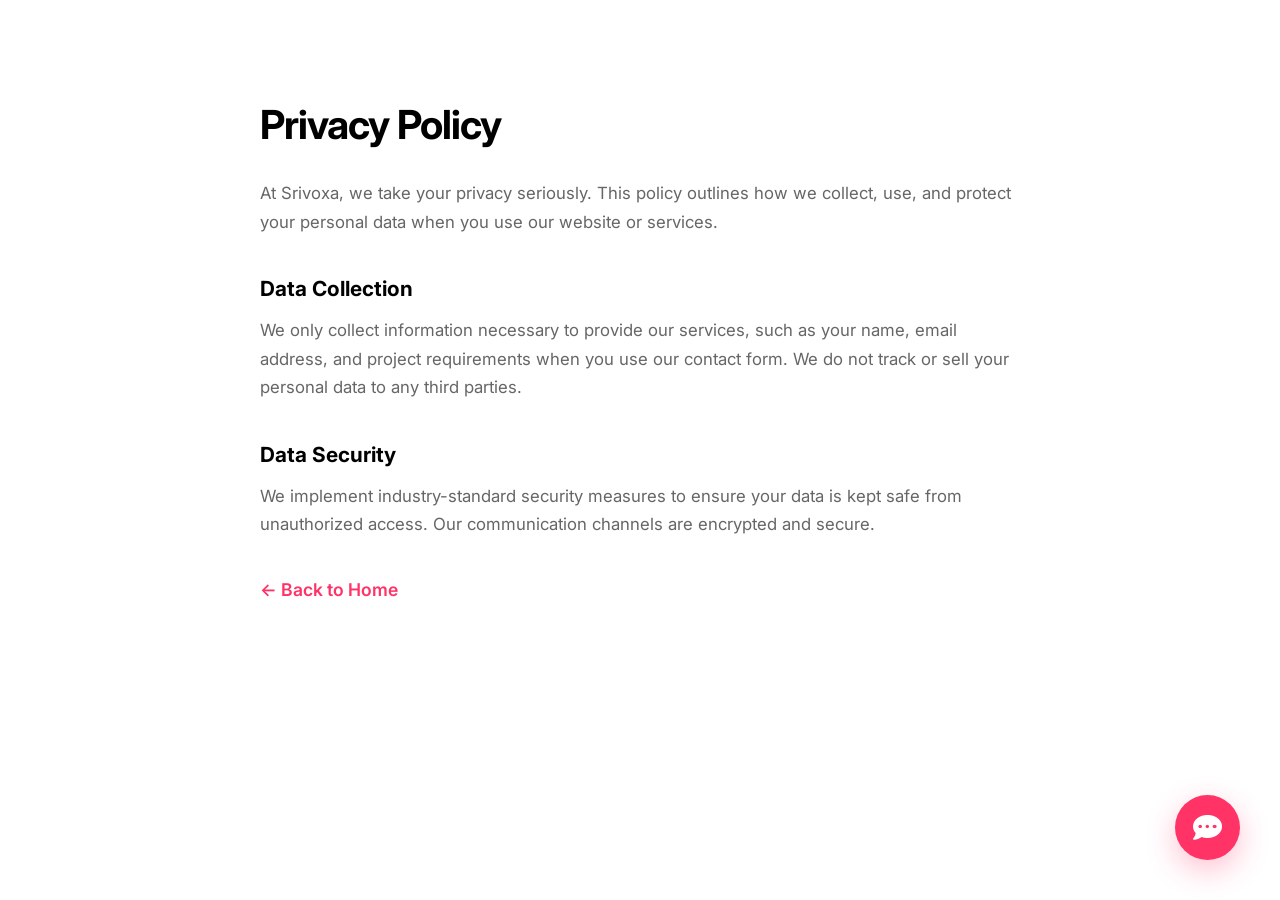
<file: privacy.html>
<!DOCTYPE html>
<html lang="en">
<head>
    <meta charset="UTF-8">
    <meta name="viewport" content="width=device-width, initial-scale=1.0">
    <title>Privacy Policy - Srivoxa</title>
    <link rel="stylesheet" href="main.css?v=18">
    <link rel="preconnect" href="https://fonts.googleapis.com">
    <link rel="preconnect" href="https://fonts.gstatic.com" crossorigin>
    <link href="https://fonts.googleapis.com/css2?family=Inter:wght@400;500;600;700&display=swap" rel="stylesheet">
    <link rel="stylesheet" href="https://cdnjs.cloudflare.com/ajax/libs/font-awesome/6.4.0/css/all.min.css">
</head>
<body style="padding: 100px 20px; text-align: left; max-width: 800px; margin: 0 auto; background: var(--bg-color);">
    <h1 style="margin-bottom: 30px; font-size: 2.5rem; letter-spacing: -1px;">Privacy Policy</h1>
    <p style="margin-bottom: 20px; line-height: 1.7; color: var(--text-muted); font-size: 1.05rem;">
        At Srivoxa, we take your privacy seriously. This policy outlines how we collect, use, and protect your personal data when you use our website or services.
    </p>
    
    <h3 style="margin-bottom: 15px; font-size: 1.3rem; margin-top: 40px;">Data Collection</h3>
    <p style="margin-bottom: 20px; line-height: 1.7; color: var(--text-muted); font-size: 1.05rem;">
        We only collect information necessary to provide our services, such as your name, email address, and project requirements when you use our contact form. We do not track or sell your personal data to any third parties.
    </p>
    
    <h3 style="margin-bottom: 15px; font-size: 1.3rem; margin-top: 40px;">Data Security</h3>
    <p style="margin-bottom: 40px; line-height: 1.7; color: var(--text-muted); font-size: 1.05rem;">
        We implement industry-standard security measures to ensure your data is kept safe from unauthorized access. Our communication channels are encrypted and secure.
    </p>
    
    <a href="index.html" style="color: var(--accent-color); text-decoration: none; font-weight: 600; font-size: 1.1rem;">&larr; Back to Home</a><div id="aiChatWindow" class="ai-chat-window">
        <div class="chat-header">
            <div class="chat-title">
                <i class="fas fa-robot"></i> Srivoxa AI
            </div>
            <button id="closeChatBtn" class="close-chat-btn"><i class="fas fa-times"></i></button>
        </div>
        <div class="chat-messages" id="chatMessages">
            <div class="message ai-message">
                Hello! I'm the Srivoxa AI Assistant. How can I help you today?
            </div>
        </div>
        <div class="chat-input-area">
            <input type="text" id="chatInput" placeholder="Type a message..." autocomplete="off">
            <button id="sendChatBtn" class="send-chat-btn"><i class="fas fa-paper-plane"></i></button>
        </div>
    </div>

    <button id="aiAssistantBtn" class="floating-btn">
        <i class="fas fa-comment-dots" style="font-size: 1.8rem;"></i>
    </button>
    <script src="app.js?v=9"></script>
</body>
</html>
</file>
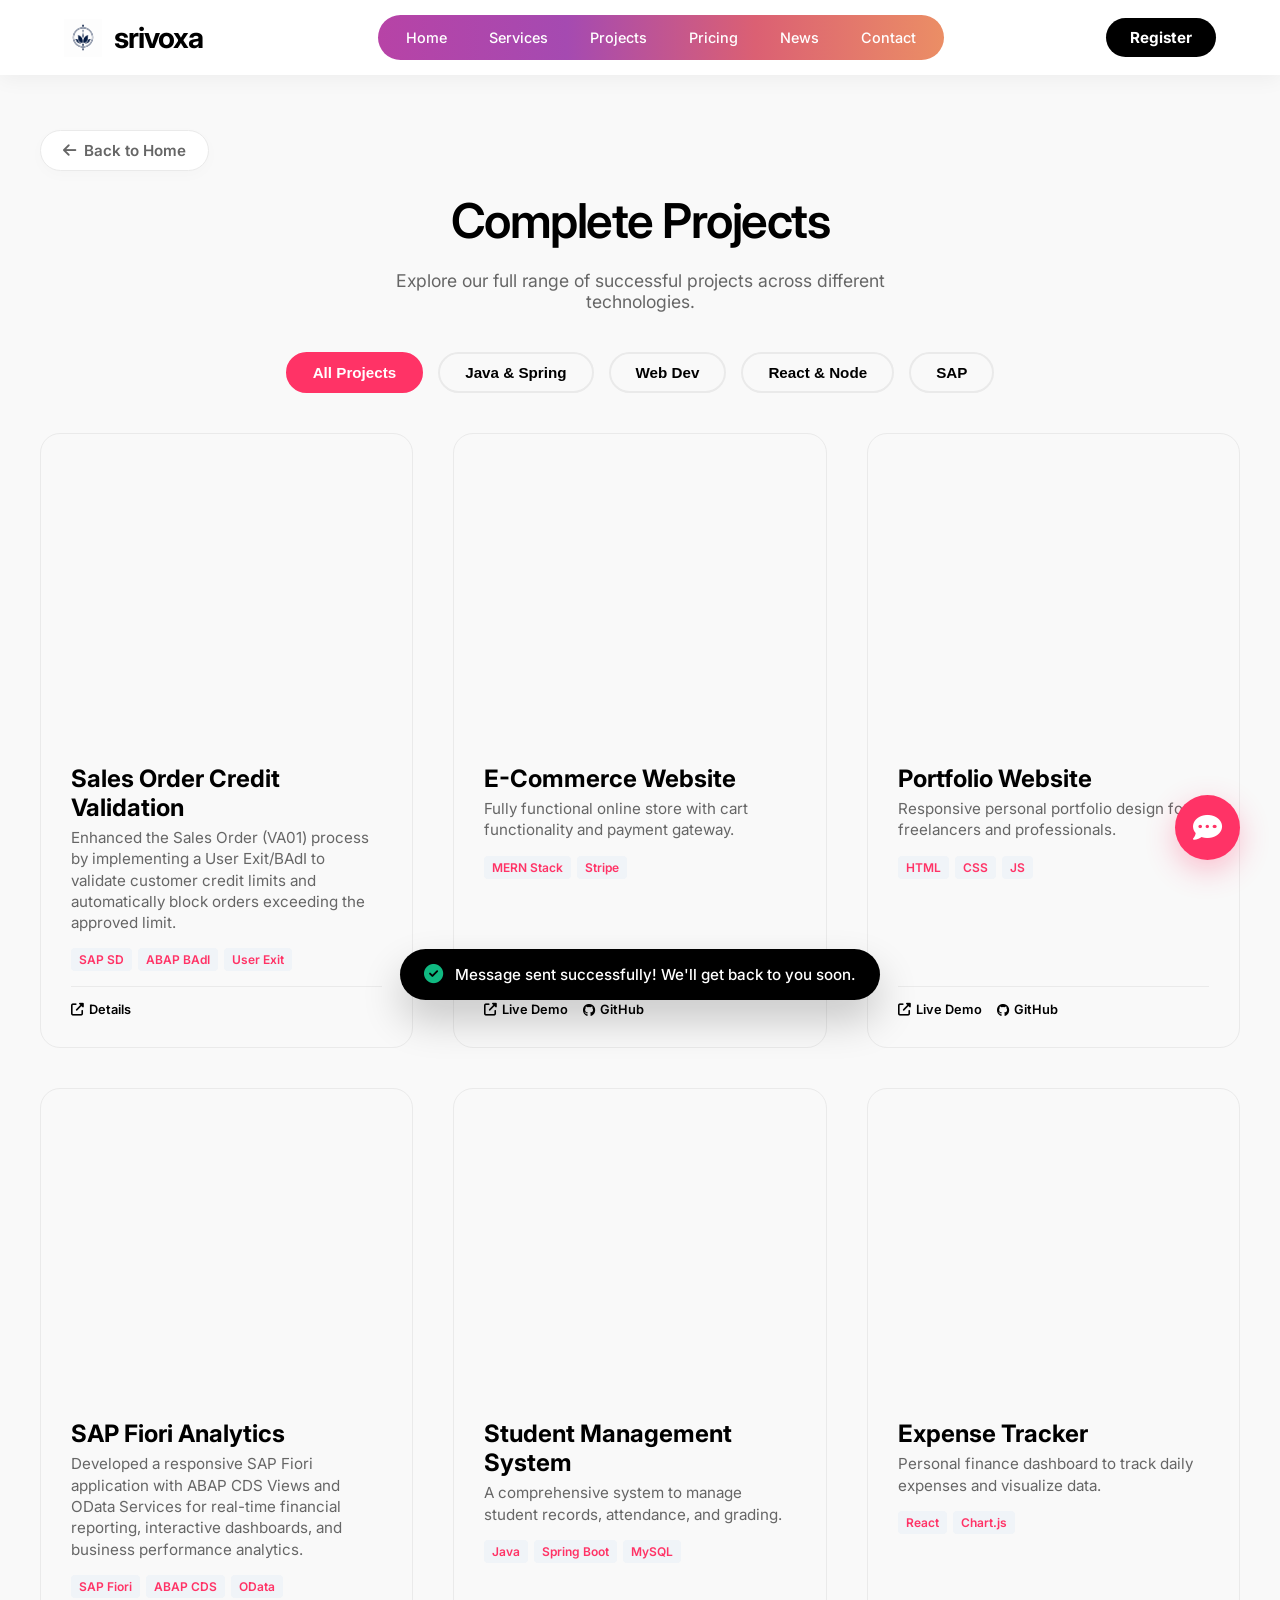
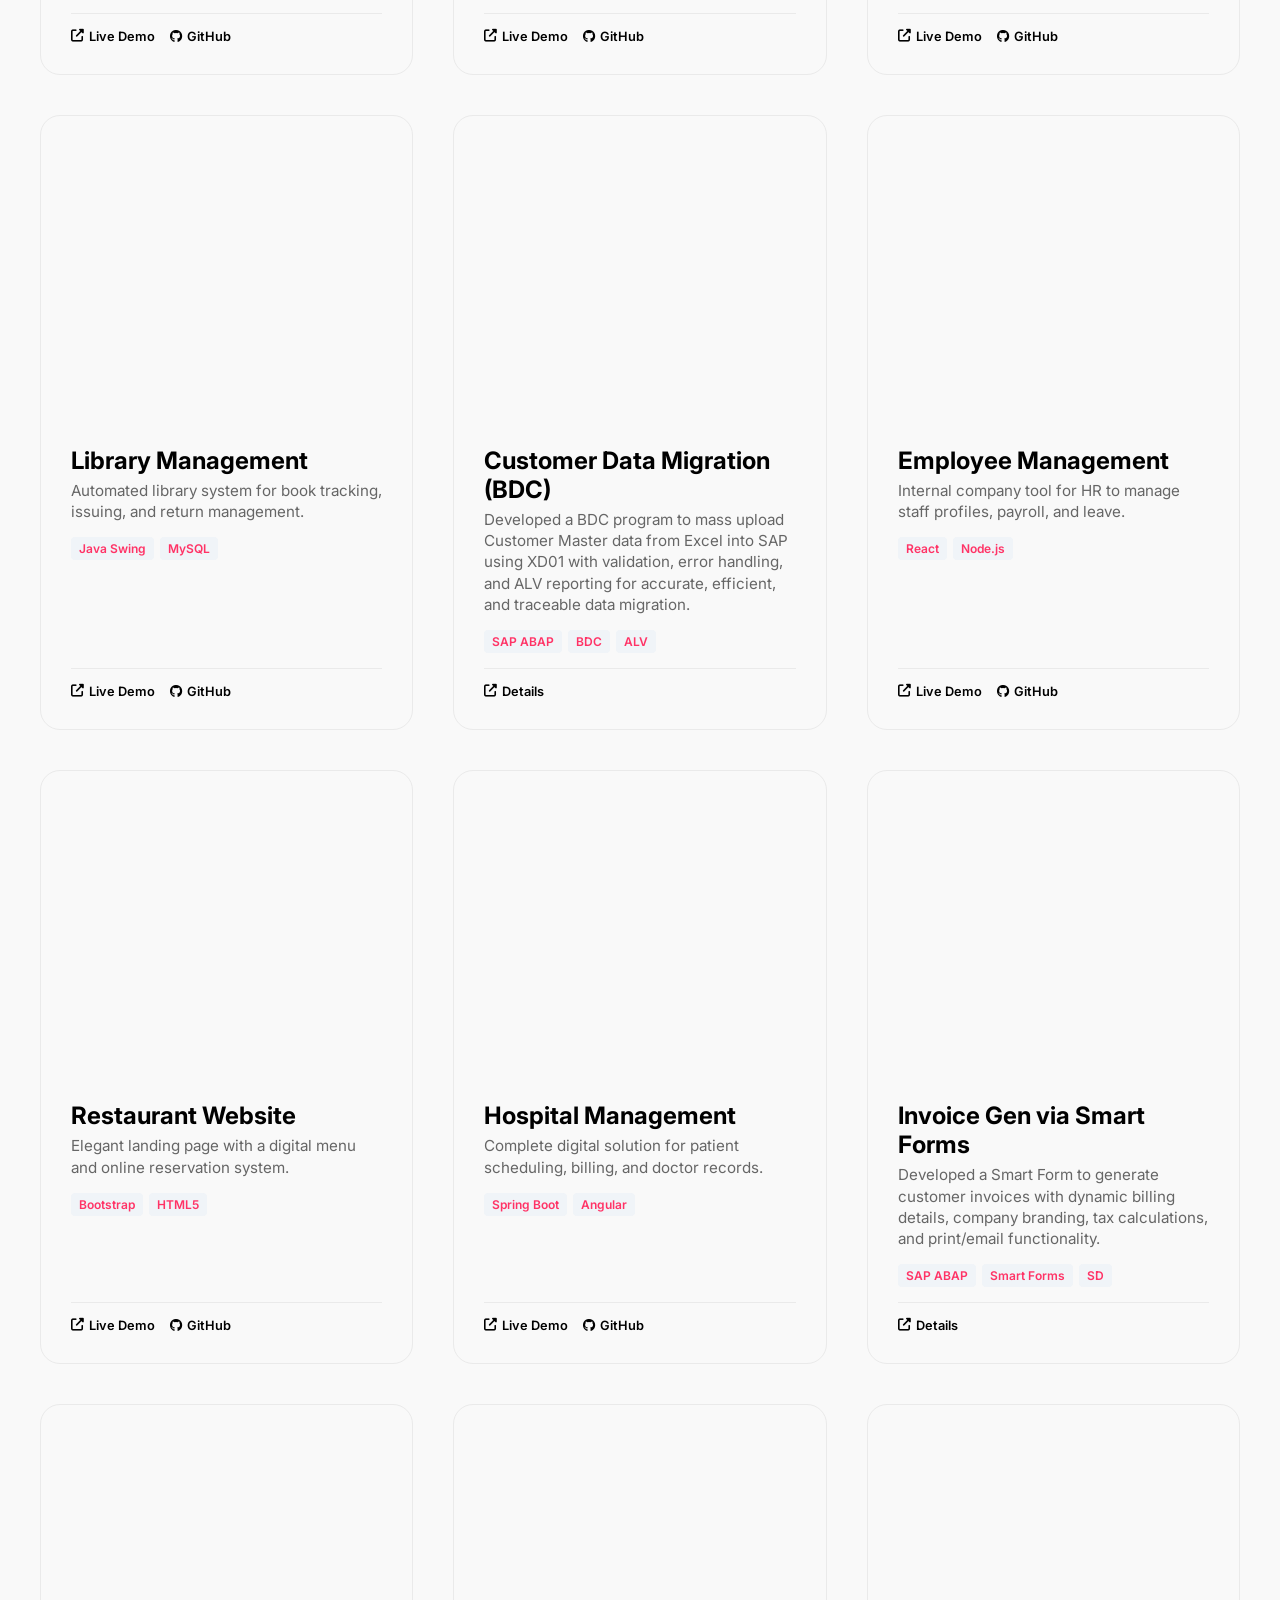
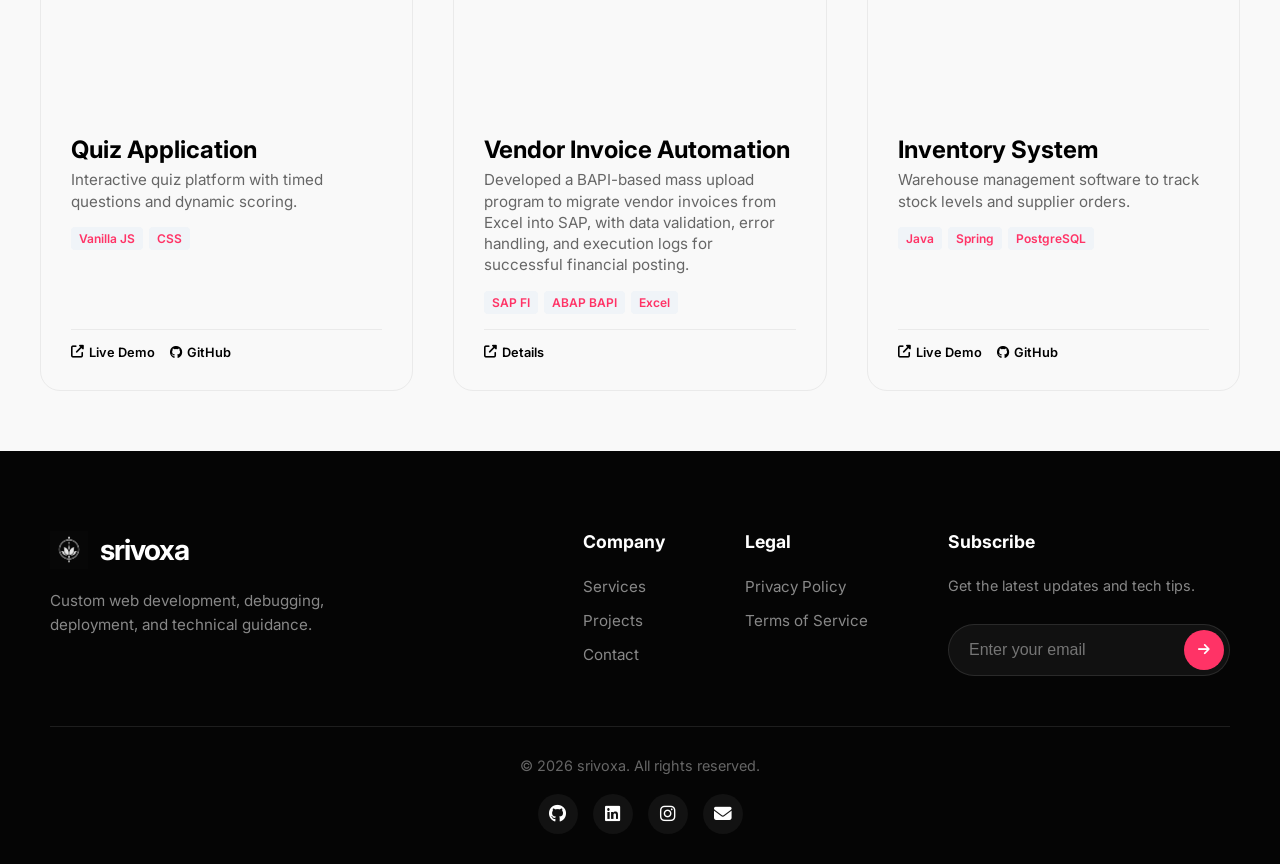
<file: projects.html>
<!DOCTYPE html>
<html lang="en">
<head>
    <meta charset="UTF-8">
    <meta name="viewport" content="width=device-width, initial-scale=1.0">
    <title>Srivoxa | Complete Projects</title>
    <link rel="stylesheet" href="main.css?v=18">
    <link rel="preconnect" href="https://fonts.googleapis.com">
    <link rel="preconnect" href="https://fonts.gstatic.com" crossorigin>
    <link href="https://fonts.googleapis.com/css2?family=Inter:wght@400;500;600;700&display=swap" rel="stylesheet">
    <link rel="stylesheet" href="https://cdnjs.cloudflare.com/ajax/libs/font-awesome/6.4.0/css/all.min.css">
</head>
<body id="top">
    <div class="watermark-bg">Srivoxa</div>
    

    <header class="header">
        <div class="logo">
            <a href="index.html" style="text-decoration: none; color: inherit; display: flex; align-items: center; gap: 12px;">
                <img src="logo.png" alt="Logo" class="logo-icon">
                srivoxa<span class="dot"></span>
            </a>
        </div>
        <nav class="desktop-nav-pill">
            <a href="index.html">Home</a>
            <a href="index.html#services">Services</a>
            <a href="#" class="active">Projects</a>
            <a href="index.html#pricing">Pricing</a>
            <a href="index.html#tech-news">News</a>
            <a href="index.html#contact">Contact</a>
        </nav>
        <div class="header-right">
            <a href="index.html#contact" class="btn-get-started">Register</a>
            <button class="menu-btn">
                <span></span>
                <span></span>
            </button>
        </div>
    </header>


    <section id="portfolio" class="section bg-light portfolio-section" style="min-height: 100vh;">
        <div class="section-content">
            <div style="text-align: left; margin-bottom: 20px;">
                <a href="index.html" class="btn-back">
                    <i class="fas fa-arrow-left"></i> Back to Home
                </a>
            </div>
            <h2 class="section-title">Complete Projects</h2>
            <p class="section-subtitle">Explore our full range of successful projects across different technologies.</p>
            
            <div class="portfolio-filters">
                <button class="filter-btn active" data-filter="all">All Projects</button>
                <button class="filter-btn" data-filter="java">Java & Spring</button>
                <button class="filter-btn" data-filter="web">Web Dev</button>
                <button class="filter-btn" data-filter="react">React & Node</button>
                <button class="filter-btn" data-filter="sap">SAP</button>
            </div>

            <div class="grid-3" id="portfolio-grid">
                <!-- SAP Project 3 -->
                <div class="project-card" data-category="sap">
                    <div class="project-img" style="background: url('https://images.unsplash.com/photo-1454165804606-c3d57bc86b40?auto=format&fit=crop&w=600&q=80') center/cover;"></div>
                    <div class="project-info">
                        <h3>Sales Order Credit Validation</h3>
                        <p class="project-desc">Enhanced the Sales Order (VA01) process by implementing a User Exit/BAdI to validate customer credit limits and automatically block orders exceeding the approved limit.</p>
                        <div class="tech-tags"><span>SAP SD</span><span>ABAP BAdI</span><span>User Exit</span></div>
                        <div class="project-links">
                            <a href="#" class="btn-link"><i class="fas fa-external-link-alt"></i> Details</a>
                        </div>
                    </div>
                </div>
                <!-- Project 5 -->
                <div class="project-card" data-category="react">
                    <div class="project-img" style="background: url('https://images.unsplash.com/photo-1556742049-0cfed4f6a45d?auto=format&fit=crop&w=600&q=80') center/cover;"></div>
                    <div class="project-info">
                        <h3>E-Commerce Website</h3>
                        <p class="project-desc">Fully functional online store with cart functionality and payment gateway.</p>
                        <div class="tech-tags"><span>MERN Stack</span><span>Stripe</span></div>
                        <div class="project-links">
                            <a href="#" class="btn-link"><i class="fas fa-external-link-alt"></i> Live Demo</a>
                            <a href="#" class="btn-link"><i class="fab fa-github"></i> GitHub</a>
                        </div>
                    </div>
                </div>
                <!-- Project 6 -->
                <div class="project-card" data-category="web">
                    <div class="project-img" style="background: url('https://images.unsplash.com/photo-1499951360447-b19be8fe80f5?auto=format&fit=crop&w=600&q=80') center/cover;"></div>
                    <div class="project-info">
                        <h3>Portfolio Website</h3>
                        <p class="project-desc">Responsive personal portfolio design for freelancers and professionals.</p>
                        <div class="tech-tags"><span>HTML</span><span>CSS</span><span>JS</span></div>
                        <div class="project-links">
                            <a href="#" class="btn-link"><i class="fas fa-external-link-alt"></i> Live Demo</a>
                            <a href="#" class="btn-link"><i class="fab fa-github"></i> GitHub</a>
                        </div>
                    </div>
                </div>
                <!-- SAP Project -->
                <div class="project-card" data-category="sap">
                    <div class="project-img" style="background: url('https://images.unsplash.com/photo-1460925895917-afdab827c52f?auto=format&fit=crop&w=600&q=80') center/cover;"></div>
                    <div class="project-info">
                        <h3>SAP Fiori Analytics</h3>
                        <p class="project-desc">Developed a responsive SAP Fiori application with ABAP CDS Views and OData Services for real-time financial reporting, interactive dashboards, and business performance analytics.</p>
                        <div class="tech-tags"><span>SAP Fiori</span><span>ABAP CDS</span><span>OData</span></div>
                        <div class="project-links">
                            <a href="#" class="btn-link"><i class="fas fa-external-link-alt"></i> Live Demo</a>
                            <a href="#" class="btn-link"><i class="fab fa-github"></i> GitHub</a>
                        </div>
                    </div>
                </div>
                <!-- Project 1 -->
                <div class="project-card" data-category="java">
                    <div class="project-img" style="background: url('https://images.unsplash.com/photo-1523240795612-9a054b0db644?auto=format&fit=crop&w=600&q=80') center/cover;"></div>
                    <div class="project-info">
                        <h3>Student Management System</h3>
                        <p class="project-desc">A comprehensive system to manage student records, attendance, and grading.</p>
                        <div class="tech-tags"><span>Java</span><span>Spring Boot</span><span>MySQL</span></div>
                        <div class="project-links">
                            <a href="#" class="btn-link"><i class="fas fa-external-link-alt"></i> Live Demo</a>
                            <a href="#" class="btn-link"><i class="fab fa-github"></i> GitHub</a>
                        </div>
                    </div>
                </div>
                <!-- Project 7 -->
                <div class="project-card" data-category="react">
                    <div class="project-img" style="background: url('https://images.unsplash.com/photo-1554224155-8d04cb21cd6c?auto=format&fit=crop&w=600&q=80') center/cover;"></div>
                    <div class="project-info">
                        <h3>Expense Tracker</h3>
                        <p class="project-desc">Personal finance dashboard to track daily expenses and visualize data.</p>
                        <div class="tech-tags"><span>React</span><span>Chart.js</span></div>
                        <div class="project-links">
                            <a href="#" class="btn-link"><i class="fas fa-external-link-alt"></i> Live Demo</a>
                            <a href="#" class="btn-link"><i class="fab fa-github"></i> GitHub</a>
                        </div>
                    </div>
                </div>
                <!-- Project 2 -->
                <div class="project-card" data-category="java">
                    <div class="project-img" style="background: url('https://images.unsplash.com/photo-1507842217343-583bb7270b66?auto=format&fit=crop&w=600&q=80') center/cover;"></div>
                    <div class="project-info">
                        <h3>Library Management</h3>
                        <p class="project-desc">Automated library system for book tracking, issuing, and return management.</p>
                        <div class="tech-tags"><span>Java Swing</span><span>MySQL</span></div>
                        <div class="project-links">
                            <a href="#" class="btn-link"><i class="fas fa-external-link-alt"></i> Live Demo</a>
                            <a href="#" class="btn-link"><i class="fab fa-github"></i> GitHub</a>
                        </div>
                    </div>
                </div>
                <!-- SAP Project 2 -->
                <div class="project-card" data-category="sap">
                    <div class="project-img" style="background: url('https://images.unsplash.com/photo-1542744173-8e7e53415bb0?auto=format&fit=crop&w=600&q=80') center/cover;"></div>
                    <div class="project-info">
                        <h3>Customer Data Migration (BDC)</h3>
                        <p class="project-desc">Developed a BDC program to mass upload Customer Master data from Excel into SAP using XD01 with validation, error handling, and ALV reporting for accurate, efficient, and traceable data migration.</p>
                        <div class="tech-tags"><span>SAP ABAP</span><span>BDC</span><span>ALV</span></div>
                        <div class="project-links">
                            <a href="#" class="btn-link"><i class="fas fa-external-link-alt"></i> Details</a>
                        </div>
                    </div>
                </div>
                <!-- Project 4 -->
                <div class="project-card" data-category="react">
                    <div class="project-img" style="background: url('https://images.unsplash.com/photo-1522071820081-009f0129c71c?auto=format&fit=crop&w=600&q=80') center/cover;"></div>
                    <div class="project-info">
                        <h3>Employee Management</h3>
                        <p class="project-desc">Internal company tool for HR to manage staff profiles, payroll, and leave.</p>
                        <div class="tech-tags"><span>React</span><span>Node.js</span></div>
                        <div class="project-links">
                            <a href="#" class="btn-link"><i class="fas fa-external-link-alt"></i> Live Demo</a>
                            <a href="#" class="btn-link"><i class="fab fa-github"></i> GitHub</a>
                        </div>
                    </div>
                </div>
                <!-- Project 9 -->
                <div class="project-card" data-category="web">
                    <div class="project-img" style="background: url('https://images.unsplash.com/photo-1517248135467-4c7edcad34c4?auto=format&fit=crop&w=600&q=80') center/cover;"></div>
                    <div class="project-info">
                        <h3>Restaurant Website</h3>
                        <p class="project-desc">Elegant landing page with a digital menu and online reservation system.</p>
                        <div class="tech-tags"><span>Bootstrap</span><span>HTML5</span></div>
                        <div class="project-links">
                            <a href="#" class="btn-link"><i class="fas fa-external-link-alt"></i> Live Demo</a>
                            <a href="#" class="btn-link"><i class="fab fa-github"></i> GitHub</a>
                        </div>
                    </div>
                </div>
                <!-- Project 3 -->
                <div class="project-card" data-category="java">
                    <div class="project-img" style="background: url('https://images.unsplash.com/photo-1519494026892-80bbd2d6fd0d?auto=format&fit=crop&w=600&q=80') center/cover;"></div>
                    <div class="project-info">
                        <h3>Hospital Management</h3>
                        <p class="project-desc">Complete digital solution for patient scheduling, billing, and doctor records.</p>
                        <div class="tech-tags"><span>Spring Boot</span><span>Angular</span></div>
                        <div class="project-links">
                            <a href="#" class="btn-link"><i class="fas fa-external-link-alt"></i> Live Demo</a>
                            <a href="#" class="btn-link"><i class="fab fa-github"></i> GitHub</a>
                        </div>
                    </div>
                </div>

                <!-- SAP Project 5 -->
                <div class="project-card" data-category="sap">
                    <div class="project-img" style="background: url('https://images.unsplash.com/photo-1556155092-490a1ba16284?auto=format&fit=crop&w=600&q=80') center/cover;"></div>
                    <div class="project-info">
                        <h3>Invoice Gen via Smart Forms</h3>
                        <p class="project-desc">Developed a Smart Form to generate customer invoices with dynamic billing details, company branding, tax calculations, and print/email functionality.</p>
                        <div class="tech-tags"><span>SAP ABAP</span><span>Smart Forms</span><span>SD</span></div>
                        <div class="project-links">
                            <a href="#" class="btn-link"><i class="fas fa-external-link-alt"></i> Details</a>
                        </div>
                    </div>
                </div>
                <!-- Project 8 -->
                <div class="project-card" data-category="web">
                    <div class="project-img" style="background: url('https://images.unsplash.com/photo-1606326608606-aa0b62935f2b?auto=format&fit=crop&w=600&q=80') center/cover;"></div>
                    <div class="project-info">
                        <h3>Quiz Application</h3>
                        <p class="project-desc">Interactive quiz platform with timed questions and dynamic scoring.</p>
                        <div class="tech-tags"><span>Vanilla JS</span><span>CSS</span></div>
                        <div class="project-links">
                            <a href="#" class="btn-link"><i class="fas fa-external-link-alt"></i> Live Demo</a>
                            <a href="#" class="btn-link"><i class="fab fa-github"></i> GitHub</a>
                        </div>
                    </div>
                </div>
                <!-- SAP Project 4 -->
                <div class="project-card" data-category="sap">
                    <div class="project-img" style="background: url('https://images.unsplash.com/photo-1450101499163-c8848c66ca85?auto=format&fit=crop&w=600&q=80') center/cover;"></div>
                    <div class="project-info">
                        <h3>Vendor Invoice Automation</h3>
                        <p class="project-desc">Developed a BAPI-based mass upload program to migrate vendor invoices from Excel into SAP, with data validation, error handling, and execution logs for successful financial posting.</p>
                        <div class="tech-tags"><span>SAP FI</span><span>ABAP BAPI</span><span>Excel</span></div>
                        <div class="project-links">
                            <a href="#" class="btn-link"><i class="fas fa-external-link-alt"></i> Details</a>
                        </div>
                    </div>
                </div>
                <!-- Project 10 -->
                <div class="project-card" data-category="java">
                    <div class="project-img" style="background: url('https://images.unsplash.com/photo-1553413077-190dd305871c?auto=format&fit=crop&w=600&q=80') center/cover;"></div>
                    <div class="project-info">
                        <h3>Inventory System</h3>
                        <p class="project-desc">Warehouse management software to track stock levels and supplier orders.</p>
                        <div class="tech-tags"><span>Java</span><span>Spring</span><span>PostgreSQL</span></div>
                        <div class="project-links">
                            <a href="#" class="btn-link"><i class="fas fa-external-link-alt"></i> Live Demo</a>
                            <a href="#" class="btn-link"><i class="fab fa-github"></i> GitHub</a>
                        </div>
                    </div>
                </div>
            </div>
        </div>
    </section>



    <footer class="main-footer">
        <div class="footer-top">
            <div class="footer-brand">
                <div class="logo">
                    <img src="logo.png" alt="Logo" class="logo-icon footer-logo-icon">
                    srivoxa<span class="dot"></span>
                </div>
                <p class="footer-desc">Custom web development, debugging, deployment, and technical guidance.</p>
            </div>
            
            <div class="footer-links-grid">
                <div class="footer-column">
                    <h4>Company</h4>
                    <a href="#services">Services</a>
                    <a href="#portfolio">Projects</a>
                    <a href="#contact">Contact</a>
                </div>
                <div class="footer-column">
                    <h4>Legal</h4>
                    <a href="privacy.html">Privacy Policy</a>
                    <a href="terms.html">Terms of Service</a>
                </div>
                <div class="footer-column newsletter-col">
                    <h4>Subscribe</h4>
                    <p>Get the latest updates and tech tips.</p>
                    <form class="footer-form" onsubmit="event.preventDefault();">
                        <input type="email" placeholder="Enter your email" required>
                        <button type="submit"><i class="fas fa-arrow-right"></i></button>
                    </form>
                </div>
            </div>
        </div>
        
        <div class="footer-bottom">
            <p>&copy; 2026 srivoxa. All rights reserved.</p>
            <div class="footer-socials">
                <a href="#"><i class="fab fa-github"></i></a>
                <a href="#"><i class="fab fa-linkedin"></i></a>
                <a href="#"><i class="fab fa-instagram"></i></a>
                <a href="mailto:srivoxa@gmail.com"><i class="fas fa-envelope"></i></a>
            </div>
        </div>
    </footer><div id="aiChatWindow" class="ai-chat-window">
        <div class="chat-header">
            <div class="chat-title">
                <i class="fas fa-robot"></i> Srivoxa AI
            </div>
            <button id="closeChatBtn" class="close-chat-btn"><i class="fas fa-times"></i></button>
        </div>
        <div class="chat-messages" id="chatMessages">
            <div class="message ai-message">
                Hello! I'm the Srivoxa AI Assistant. How can I help you today?
            </div>
        </div>
        <div class="chat-input-area">
            <input type="text" id="chatInput" placeholder="Type a message..." autocomplete="off">
            <button id="sendChatBtn" class="send-chat-btn"><i class="fas fa-paper-plane"></i></button>
        </div>
    </div>

    <button id="aiAssistantBtn" class="floating-btn">
        <i class="fas fa-comment-dots" style="font-size: 1.8rem;"></i>
    </button>

    <div id="toast" class="toast">
        <i class="fas fa-check-circle"></i>

        <span>Message sent successfully! We'll get back to you soon.</span>
    </div>

    <iframe name="hidden_iframe" id="hidden_iframe" style="display:none;"></iframe>
    
    <script>
        let submitted = false;
        const form = document.querySelector('.contact-form');
        const toast = document.getElementById('toast');
        const iframe = document.getElementById('hidden_iframe');
        
        if (form) {
            const btn = form.querySelector('.btn-submit');
            let originalBtnText = btn.innerHTML;

            form.addEventListener('submit', () => {
                submitted = true;
                originalBtnText = btn.innerHTML;
                btn.innerHTML = 'Sending...';
                btn.style.opacity = '0.7';
            });

            if (iframe) {
                iframe.addEventListener('load', () => {
                    if (submitted) {
                        if(toast) {
                            toast.classList.add('show');
                            setTimeout(() => {
                                toast.classList.remove('show');
                            }, 4000);
                        }
                        form.reset();
                        
                        btn.innerHTML = originalBtnText;
                        btn.style.opacity = '1';
                        submitted = false;
                    }
                });
            }
        }
    </script>
    <script src="app.js?v=9"></script>
</body>
</html>
</file>
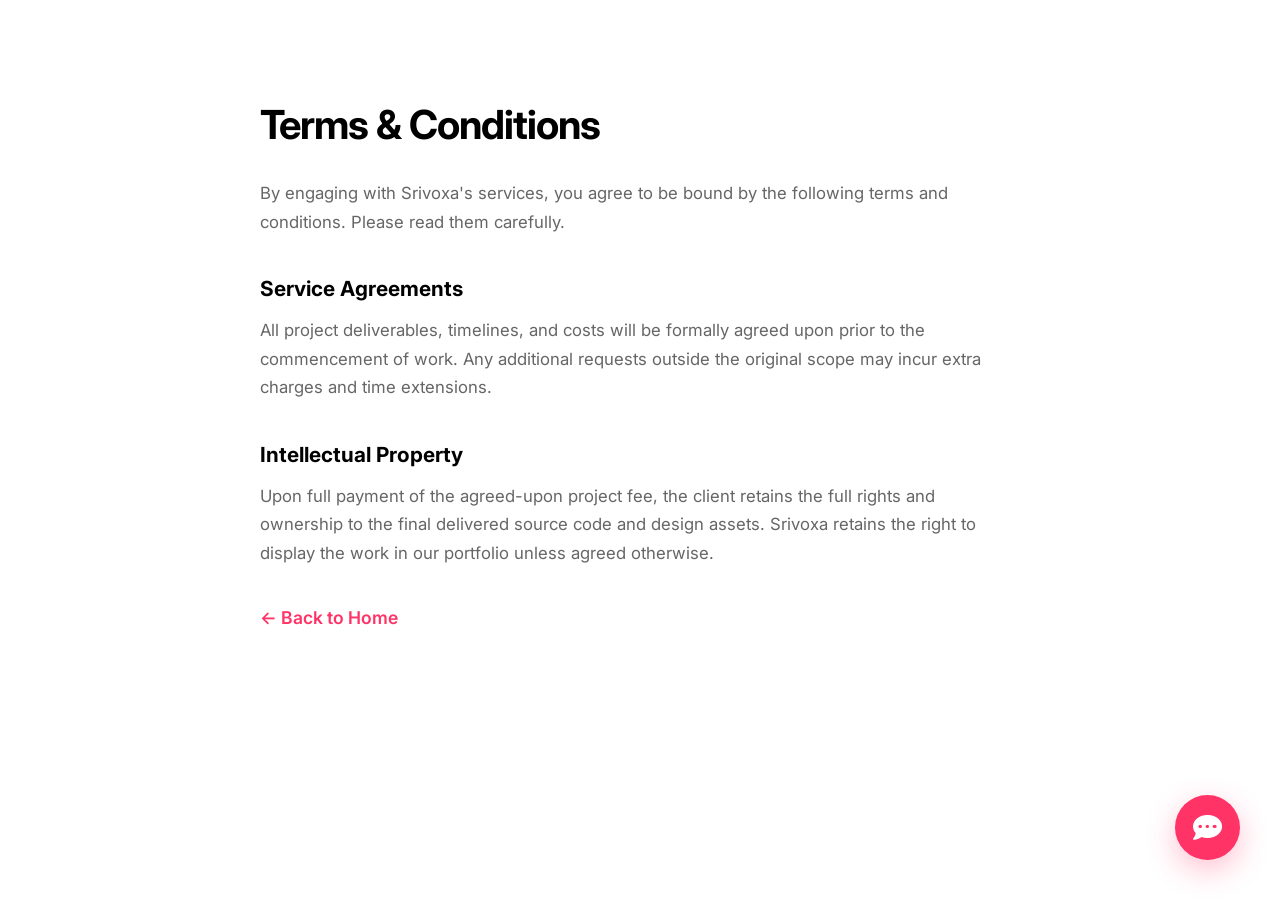
<file: terms.html>
<!DOCTYPE html>
<html lang="en">
<head>
    <meta charset="UTF-8">
    <meta name="viewport" content="width=device-width, initial-scale=1.0">
    <title>Terms & Conditions - Srivoxa</title>
    <link rel="stylesheet" href="main.css?v=18">
    <link rel="preconnect" href="https://fonts.googleapis.com">
    <link rel="preconnect" href="https://fonts.gstatic.com" crossorigin>
    <link href="https://fonts.googleapis.com/css2?family=Inter:wght@400;500;600;700&display=swap" rel="stylesheet">
    <link rel="stylesheet" href="https://cdnjs.cloudflare.com/ajax/libs/font-awesome/6.4.0/css/all.min.css">
</head>
<body style="padding: 100px 20px; text-align: left; max-width: 800px; margin: 0 auto; background: var(--bg-color);">
    <h1 style="margin-bottom: 30px; font-size: 2.5rem; letter-spacing: -1px;">Terms & Conditions</h1>
    <p style="margin-bottom: 20px; line-height: 1.7; color: var(--text-muted); font-size: 1.05rem;">
        By engaging with Srivoxa's services, you agree to be bound by the following terms and conditions. Please read them carefully.
    </p>
    
    <h3 style="margin-bottom: 15px; font-size: 1.3rem; margin-top: 40px;">Service Agreements</h3>
    <p style="margin-bottom: 20px; line-height: 1.7; color: var(--text-muted); font-size: 1.05rem;">
        All project deliverables, timelines, and costs will be formally agreed upon prior to the commencement of work. Any additional requests outside the original scope may incur extra charges and time extensions.
    </p>
    
    <h3 style="margin-bottom: 15px; font-size: 1.3rem; margin-top: 40px;">Intellectual Property</h3>
    <p style="margin-bottom: 40px; line-height: 1.7; color: var(--text-muted); font-size: 1.05rem;">
        Upon full payment of the agreed-upon project fee, the client retains the full rights and ownership to the final delivered source code and design assets. Srivoxa retains the right to display the work in our portfolio unless agreed otherwise.
    </p>
    
    <a href="index.html" style="color: var(--accent-color); text-decoration: none; font-weight: 600; font-size: 1.1rem;">&larr; Back to Home</a><div id="aiChatWindow" class="ai-chat-window">
        <div class="chat-header">
            <div class="chat-title">
                <i class="fas fa-robot"></i> Srivoxa AI
            </div>
            <button id="closeChatBtn" class="close-chat-btn"><i class="fas fa-times"></i></button>
        </div>
        <div class="chat-messages" id="chatMessages">
            <div class="message ai-message">
                Hello! I'm the Srivoxa AI Assistant. How can I help you today?
            </div>
        </div>
        <div class="chat-input-area">
            <input type="text" id="chatInput" placeholder="Type a message..." autocomplete="off">
            <button id="sendChatBtn" class="send-chat-btn"><i class="fas fa-paper-plane"></i></button>
        </div>
    </div>

    <button id="aiAssistantBtn" class="floating-btn">
        <i class="fas fa-comment-dots" style="font-size: 1.8rem;"></i>
    </button>
    <script src="app.js?v=9"></script>
</body>
</html>
</file>
<file: main.css>
@import url('https://fonts.googleapis.com/css2?family=Inter:wght@400;500;600;700&display=swap');

:root {
    --bg-color: #ffffff;
    --bg-light: #f9f9f9;
    --text-color: #000000;
    --text-muted: #666666;
    --accent-color: #ff3366;
    --gradient-text: linear-gradient(90deg, #d82b7d, #8f40e9);
    --border-color: #eaeaea;
}

* {
    margin: 0;
    padding: 0;
    box-sizing: border-box;
}

html, body {
    font-family: 'Inter', sans-serif;
    background-color: var(--bg-color);
    color: var(--text-color);
    overflow-x: hidden;
    position: relative;
    width: 100%;
}

/* Watermark */
.watermark-bg {
    position: absolute;
    top: 45vh;
    left: 50%;
    transform: translate(-50%, -50%);
    font-size: 25vw;
    font-weight: 700;
    color: rgba(0, 0, 0, 0.06);
    white-space: nowrap;
    z-index: 0;
    pointer-events: none;
    letter-spacing: -5px;
}

.scroll-down {
    position: absolute;
    left: 20px;
    top: 45vh;
    transform: translateY(-50%) rotate(-90deg);
    font-size: 0.8rem;
    color: #888;
    letter-spacing: 1px;
    text-transform: uppercase;
    transform-origin: left center;
    z-index: 10;
}

/* Header */
.header {
    display: flex;
    justify-content: space-between;
    align-items: center;
    padding: 15px 5%;
    position: fixed;
    top: 0;
    left: 0;
    width: 100%;
    z-index: 1000;
    background: rgba(255, 255, 255, 0.95);
    backdrop-filter: blur(12px);
    -webkit-backdrop-filter: blur(12px);
    box-shadow: 0 4px 20px rgba(0, 0, 0, 0.05);
}

.logo {
    display: flex;
    align-items: center;
    gap: 12px;
    font-size: 1.8rem;
    font-weight: 700;
    letter-spacing: -1px;
    text-decoration: none;
    color: var(--text-color);
}

.logo-icon {
    height: 38px;
    width: auto;
    object-fit: contain;
}

.footer-logo-icon {
    filter: grayscale(1) invert(1);
    mix-blend-mode: screen;
}

.logo .dot {
    color: var(--accent-color);
}

.header-right {
    display: flex;
    align-items: center;
    gap: 15px;
}

.desktop-nav-pill {
    display: flex;
    gap: 10px;
    background: linear-gradient(90deg, #b743a6, #a54ab1, #db6073, #eb8e65);
    padding: 6px 12px;
    border-radius: 50px;
    align-items: center;
}

.desktop-nav-pill a {
    text-decoration: none;
    color: white;
    font-weight: 500;
    font-size: 0.9rem;
    padding: 8px 16px;
    border-radius: 30px;
    transition: background 0.3s, color 0.3s;
}

.desktop-nav-pill a:hover, .desktop-nav-pill a.active {
    background: rgba(255, 255, 255, 0.2);
    color: white;
}

.nav-login {
    color: var(--text-color);
    font-weight: 600;
    font-size: 0.95rem;
    text-decoration: none;
    transition: opacity 0.3s;
}

.nav-login:hover {
    color: var(--accent-color);
    opacity: 1;
}

.btn-get-started {
    background: #000;
    color: #fff;
    padding: 10px 24px;
    border-radius: 30px;
    font-size: 0.95rem;
    font-weight: 700;
    text-decoration: none;
    transition: all 0.3s ease;
}

.btn-get-started:hover {
    background: var(--accent-color);
    color: #fff;
}

.btn-start, .btn-work {
    text-decoration: none;
    color: #000;
    border: 1px solid #e0e0e0;
    padding: 10px 24px;
    border-radius: 30px;
    font-size: 0.9rem;
    font-weight: 500;
    transition: all 0.3s ease;
    background: white;
    white-space: nowrap;
}

.btn-start:hover, .btn-work:hover {
    border-color: #000;
    background: #000;
    color: #fff;
}

.btn-back {
    display: inline-flex;
    align-items: center;
    gap: 8px;
    padding: 10px 22px;
    background: white;
    color: var(--text-muted);
    border: 1px solid var(--border-color);
    border-radius: 30px;
    font-size: 0.95rem;
    font-weight: 600;
    text-decoration: none;
    transition: all 0.3s ease;
    box-shadow: 0 4px 15px rgba(0,0,0,0.02);
}

.btn-back:hover {
    background: #000;
    color: white;
    border-color: #000;
    transform: translateX(-4px);
    box-shadow: 0 8px 25px rgba(0,0,0,0.1);
}

.menu-btn {
    background: none;
    border: none;
    cursor: pointer;
    display: none; /* hidden on desktop */
    flex-direction: column;
    gap: 6px;
    padding: 5px;
}

.menu-btn span {
    display: block;
    width: 24px;
    height: 2px;
    background-color: #000;
    transition: width 0.3s ease;
}

.menu-btn:hover span:nth-child(2) {
    width: 16px;
}

/* Hero */
.hero {
    min-height: 70vh;
    display: flex;
    justify-content: space-between;
    align-items: center;
    text-align: left;
    padding: 120px 50px 40px;
    z-index: 10;
    max-width: 1300px;
    margin: 0 auto;
    gap: 50px;
}

.hero-content {
    flex: 1;
}

.hero-title {
    font-size: 3.2rem;
    font-weight: 700;
    line-height: 1.15;
    letter-spacing: -1.5px;
    margin-bottom: 25px;
}

.gradient-text {
    background: var(--gradient-text);
    -webkit-background-clip: text;
    -webkit-text-fill-color: transparent;
    background-clip: text;
}

.hero-subtitle {
    font-size: 1.15rem;
    color: var(--text-muted);
    max-width: 90%;
    margin-bottom: 40px;
    line-height: 1.7;
}

.hero-buttons {
    display: flex;
    gap: 20px;
    align-items: center;
}

.btn-primary {
    background: #000;
    color: white;
    text-decoration: none;
    padding: 15px 30px;
    border-radius: 30px;
    font-weight: 600;
    transition: transform 0.3s;
}

.btn-primary:hover {
    transform: translateY(-2px);
}

.hero-image-wrapper {
    flex: 1;
    position: relative;
    border-radius: 30px;
    overflow: hidden;
    box-shadow: 0 30px 60px rgba(0,0,0,0.1);
    max-width: 100%;
}

.hero-image {
    width: 100%;
    height: auto;
    display: block;
    transform: scale(1.02);
}

.floating-card {
    position: absolute;
    bottom: -20px;
    left: -20px;
    background: white;
    padding: 15px 25px;
    border-radius: 15px;
    display: flex;
    align-items: center;
    gap: 15px;
    box-shadow: 0 15px 30px rgba(0,0,0,0.1);
    z-index: 2;
    animation: float 4s ease-in-out infinite;
}

.floating-card strong {
    display: block;
    font-size: 1.1rem;
    font-weight: 700;
}

.floating-card span {
    font-size: 0.85rem;
    color: var(--text-muted);
}

@keyframes float {
    0% { transform: translateY(0px); }
    50% { transform: translateY(-10px); }
    100% { transform: translateY(0px); }
}

/* Trust Bar */
.trust-bar {
    background: #000;
    color: white;
    padding: 20px 0;
    margin-top: 60px;
    overflow: hidden;
    position: relative;
    white-space: nowrap;
}

.trust-scroll {
    display: inline-flex;
    animation: marquee 20s linear infinite;
}

.trust-scroll:hover {
    animation-play-state: paused;
}

.trust-list {
    display: flex;
    align-items: center;
    gap: 40px;
    padding: 0 20px;
}

@keyframes marquee {
    0% { transform: translateX(0%); }
    100% { transform: translateX(-50%); }
}

.trust-item {
    display: flex;
    align-items: center;
    gap: 10px;
    font-size: 1.05rem;
    font-weight: 500;
    white-space: nowrap;
}

.trust-item i {
    color: #25D366; /* WhatsApp Green / Checkmark Green */
    font-size: 1.2rem;
}

/* Sections */
.section {
    padding: 60px 20px;
    position: relative;
    z-index: 10;
    background: var(--bg-color);
}

.section.bg-light {
    background: var(--bg-light);
}

.section-content {
    max-width: 1200px;
    margin: 0 auto;
    text-align: center;
}

.section-title {
    font-size: 3rem;
    font-weight: 600;
    letter-spacing: -1.5px;
    margin-bottom: 20px;
}

.section-subtitle {
    font-size: 1.1rem;
    color: var(--text-muted);
    margin-bottom: 40px;
    max-width: 600px;
    margin-left: auto;
    margin-right: auto;
}

/* Grids */
.grid-3 {
    display: grid;
    grid-template-columns: repeat(auto-fill, minmax(300px, 1fr));
    gap: 40px;
}

.grid-4 {
    display: grid;
    grid-template-columns: repeat(auto-fit, minmax(250px, 1fr));
    gap: 30px;
}

.grid-2 {
    display: grid;
    grid-template-columns: repeat(auto-fit, minmax(450px, 1fr));
    gap: 40px;
}

/* Projects */
.project-card {
    background: white;
    border-radius: 20px;
    overflow: hidden;
    transition: transform 0.3s, box-shadow 0.3s;
    border: 1px solid var(--border-color);
    display: flex;
    flex-direction: column;
    height: 100%;
}

.project-card:hover {
    transform: translateY(-5px);
    box-shadow: 0 20px 40px rgba(0,0,0,0.05);
}

.project-img {
    height: 220px;
    background-size: cover;
    background-position: center;
}

.project-info {
    padding: 20px;
    text-align: left;
    display: flex;
    flex-direction: column;
    flex-grow: 1;
}

.project-info h3 {
    font-size: 1.1rem;
    margin-bottom: 8px;
}

.project-desc {
    color: var(--text-muted);
    font-size: 0.85rem;
    margin-bottom: 15px;
    line-height: 1.4;
}

.tech-tags {
    display: flex;
    flex-wrap: wrap;
    gap: 6px;
    margin-bottom: 15px;
}

.tech-tags span {
    background: #f0f4f8;
    color: var(--accent-color);
    font-size: 0.75rem;
    font-weight: 600;
    padding: 4px 8px;
    border-radius: 4px;
}

.project-links {
    display: flex;
    gap: 15px;
    border-top: 1px solid var(--border-color);
    padding-top: 15px;
    margin-top: auto;
}

.btn-link {
    text-decoration: none;
    color: var(--text-color);
    font-size: 0.8rem;
    font-weight: 600;
    display: flex;
    align-items: center;
    gap: 5px;
    transition: color 0.3s;
}

.btn-link:hover {
    color: var(--accent-color);
}

/* Cards */
.card {
    background: white;
    padding: 25px;
    border-radius: 20px;
    text-align: left;
    transition: transform 0.3s;
    border: 1px solid var(--border-color);
}

.card:hover {
    transform: translateY(-5px);
    box-shadow: 0 20px 40px rgba(0,0,0,0.05);
}

.card-icon {
    font-size: 2rem;
    color: var(--accent-color);
    margin-bottom: 20px;
}

.card h3 {
    font-size: 1.15rem;
    margin-bottom: 15px;
}

.card p {
    color: var(--text-muted);
    font-size: 0.95rem;
    line-height: 1.6;
}

.benefit-card {
    background: white;
    padding: 20px 15px;
    border-radius: 15px;
    text-align: center;
    border: 1px solid var(--border-color);
    transition: transform 0.3s, box-shadow 0.3s;
}

.benefit-card:hover {
    transform: translateY(-5px);
    box-shadow: 0 15px 30px rgba(0,0,0,0.05);
}

.benefit-card i {
    font-size: 1.6rem;
    color: var(--accent-color);
    margin-bottom: 15px;
}

.benefit-card h4 {
    font-size: 1rem;
    font-weight: 600;
}

/* Process Timeline */
.process-timeline {
    display: flex;
    justify-content: space-between;
    align-items: flex-start;
    position: relative;
    max-width: 1200px;
    margin: 60px auto 0;
    padding: 20px 0; /* Add top and bottom padding to prevent clipping */
    overflow-x: auto; /* Allow scrolling on small screens */
}

.process-timeline::before {
    content: '';
    position: absolute;
    top: 60px; /* 40px (center of 80px circle) + 20px (padding-top) */
    left: 60px;
    right: 60px;
    height: 4px;
    background: linear-gradient(90deg, var(--accent-color), #007bff);
    z-index: 1;
    min-width: 900px; 
}

.process-step {
    position: relative;
    z-index: 2;
    display: flex;
    flex-direction: column;
    align-items: center;
    gap: 15px;
    width: 130px;
    min-width: 130px; 
    background: transparent;
    border: none;
    padding: 0;
    box-shadow: none;
    transition: transform 0.3s;
}

.process-step:hover {
    transform: translateY(-5px);
}

.step-icon {
    width: 80px;
    height: 80px;
    background: #fff;
    color: #333;
    border-radius: 50%;
    display: flex;
    justify-content: center;
    align-items: center;
    font-size: 1.8rem;
    box-shadow: 0 5px 15px rgba(0,0,0,0.1);
    border: 3px solid var(--accent-color);
    transition: all 0.3s;
    position: relative;
}

/* Arrow between steps */
.process-step:not(:last-child)::after {
    content: '\f0da'; /* FontAwesome right arrow */
    font-family: 'Font Awesome 6 Free';
    font-weight: 900;
    position: absolute;
    top: 30px;
    right: -25px;
    font-size: 1.5rem;
    color: var(--accent-color);
    z-index: 3;
}

.process-step:hover .step-icon {
    background: var(--accent-color);
    color: white;
    transform: scale(1.1);
}

.process-step h4 {
    font-size: 1rem;
    font-weight: 600;
    text-align: center;
    margin: 0;
}

/* Portfolio Filters */
.portfolio-filters {
    display: flex;
    justify-content: center;
    flex-wrap: wrap;
    gap: 15px;
    margin-bottom: 40px;
}

.filter-btn {
    padding: 10px 25px;
    background: transparent;
    border: 2px solid var(--border-color);
    border-radius: 30px;
    font-size: 0.95rem;
    font-weight: 600;
    cursor: pointer;
    transition: all 0.3s;
}

.filter-btn:hover {
    border-color: var(--accent-color);
    color: var(--accent-color);
}

.filter-btn.active {
    background: var(--accent-color);
    border-color: var(--accent-color);
    color: white;
}

/* Reviews Marquee */
.reviews-marquee-container {
    overflow: hidden;
    width: 100%;
    padding: 20px 0;
    position: relative;
}
.reviews-marquee-container::before,
.reviews-marquee-container::after {
    content: '';
    position: absolute;
    top: 0;
    width: 150px;
    height: 100%;
    z-index: 2;
    pointer-events: none;
}
.reviews-marquee-container::before {
    left: 0;
    background: linear-gradient(to right, var(--bg-color), transparent);
}
.reviews-marquee-container::after {
    right: 0;
    background: linear-gradient(to left, var(--bg-color), transparent);
}
.reviews-marquee {
    display: inline-flex;
    gap: 30px;
    animation: reviews-scroll 40s linear infinite;
    padding-right: 30px;
    width: max-content;
}
.reviews-marquee:hover {
    animation-play-state: paused;
}
@keyframes reviews-scroll {
    0% { transform: translateX(0); }
    100% { transform: translateX(-50%); }
}

@media (max-width: 768px) {
    .portfolio-section { padding-top: 100px; }
    .reviews-marquee-container::before,
    .reviews-marquee-container::after {
        width: 50px;
    }
}

/* Review Cards */
.review-card {
    width: 380px;
    flex-shrink: 0;
    white-space: normal;
    background: white;
    border: 1px solid var(--border-color);
    padding: 25px;
    border-radius: 20px;
    text-align: left;
    transition: transform 0.3s, box-shadow 0.3s;
}

.review-card:hover {
    transform: translateY(-5px);
    box-shadow: 0 20px 40px rgba(0,0,0,0.05);
}

.review-text {
    font-style: italic;
    color: var(--text-muted);
    line-height: 1.7;
    margin: 15px 0;
    font-size: 0.95rem;
}

.reviewer {
    display: flex;
    align-items: center;
    gap: 15px;
    margin-top: 20px;
}

.reviewer-avatar {
    width: 45px;
    height: 45px;
    color: white;
    border-radius: 50%;
    display: flex;
    align-items: center;
    justify-content: center;
    font-weight: 700;
    font-size: 1.2rem;
    object-fit: cover;
}

.reviewer h4 {
    margin-bottom: 3px;
    font-size: 1rem;
    font-weight: 600;
}

.reviewer span {
    font-size: 0.85rem;
    color: var(--text-muted);
}

/* Project Cards */
.project-card {
    border-radius: 20px;
    overflow: hidden;
    background: var(--bg-light);
    border: 1px solid var(--border-color);
    transition: transform 0.3s;
}

.project-card:hover {
    transform: translateY(-5px);
}

.project-img {
    width: 100%;
    height: 300px;
}

.bg-grad-1 { background: linear-gradient(135deg, #d82b7d, #ff6b6b); }
.bg-grad-2 { background: linear-gradient(135deg, #4facfe, #00f2fe); }

.project-info {
    padding: 30px;
    text-align: left;
}

.project-info h3 {
    font-size: 1.5rem;
    margin-bottom: 5px;
}

.project-info p {
    color: var(--text-muted);
    font-size: 0.95rem;
}

/* Blog Cards */
.blog-card {
    border-radius: 20px;
    overflow: hidden;
    background: white;
    border: 1px solid var(--border-color);
    transition: transform 0.3s, box-shadow 0.3s;
    text-align: left;
    display: flex;
    flex-direction: column;
    height: 100%;
}

.blog-card:hover {
    transform: translateY(-5px);
    box-shadow: 0 20px 40px rgba(0,0,0,0.05);
}

.blog-img {
    width: 100%;
    height: 180px;
}

.blog-content {
    padding: 20px;
    display: flex;
    flex-direction: column;
    flex-grow: 1;
}

.blog-date {
    display: inline-block;
    font-size: 0.85rem;
    color: var(--accent-color);
    font-weight: 600;
    margin-bottom: 10px;
}

.blog-content h3 {
    font-size: 1.15rem;
    margin-bottom: 15px;
    line-height: 1.3;
}

.blog-content p {
    color: var(--text-muted);
    font-size: 0.95rem;
    line-height: 1.6;
    margin-bottom: 25px;
}

.blog-link {
    text-decoration: none;
    color: #000;
    font-weight: 600;
    font-size: 0.9rem;
    transition: color 0.3s;
    margin-top: auto;
    display: inline-block;
}

.blog-link:hover {
    color: var(--accent-color);
}

/* Pricing Slider */
.pricing-slider {
    display: flex;
    overflow-x: auto;
    scroll-snap-type: x mandatory;
    scroll-behavior: smooth;
    gap: 30px;
    padding: 30px 40px 20px 40px;
    scrollbar-width: none; /* Firefox */
    align-items: stretch;
}
.pricing-slider::-webkit-scrollbar {
    display: none; /* Chrome/Safari */
}
.pricing-slider .price-card {
    min-width: 300px;
    flex-shrink: 0;
    scroll-snap-align: center;
}

@media (max-width: 768px) {
    .portfolio-section { padding-top: 100px; }
    .pricing-slider .price-card {
        min-width: 85vw; /* Almost full width on mobile */
    }
}

/* Pricing Cards */
.price-card {
    background: white;
    border: 1px solid var(--border-color);
    padding: 25px;
    border-radius: 20px;
    text-align: left;
    position: relative;
    transition: transform 0.3s;
}

.price-card.popular {
    border-color: #000;
    box-shadow: 0 20px 40px rgba(0,0,0,0.08);
}

.popular-tag {
    position: absolute;
    top: -15px;
    left: 40px;
    background: #000;
    color: white;
    font-size: 0.8rem;
    font-weight: 600;
    padding: 5px 15px;
    border-radius: 20px;
}

.price-card h3 {
    font-size: 1.15rem;
    margin-bottom: 10px;
}

.price {
    font-size: 2rem;
    font-weight: 700;
    margin-bottom: 15px;
}

.price-card p {
    color: var(--text-muted);
    margin-bottom: 30px;
    font-size: 0.95rem;
}

.price-card ul {
    list-style: none;
    margin-bottom: 40px;
}

.price-card ul li {
    margin-bottom: 15px;
    display: flex;
    align-items: center;
    gap: 10px;
    font-size: 0.95rem;
}

.price-card ul li i {
    color: var(--accent-color);
}

.btn-outline-dark, .btn-solid-dark {
    display: block;
    text-align: center;
    padding: 12px;
    border-radius: 30px;
    text-decoration: none;
    font-weight: 600;
    transition: all 0.3s;
}

.btn-outline-dark {
    border: 1px solid var(--border-color);
    color: #000;
}

.btn-outline-dark:hover {
    border-color: #000;
}

.btn-solid-dark {
    background: #000;
    color: white;
    border: 1px solid #000;
}

.btn-solid-dark:hover {
    background: #333;
}

/* FAQ Section */
.faq-container {
    max-width: 800px;
    margin: 0 auto;
    text-align: left;
}

.faq-item {
    background: white;
    margin-bottom: 15px;
    border-radius: 10px;
    box-shadow: 0 5px 15px rgba(0,0,0,0.05);
    overflow: hidden;
}

.faq-question {
    width: 100%;
    text-align: left;
    padding: 20px;
    background: none;
    border: none;
    font-size: 1.1rem;
    font-weight: 600;
    color: var(--text-color);
    cursor: pointer;
    display: flex;
    justify-content: space-between;
    align-items: center;
    transition: background 0.3s;
}

.faq-question:hover {
    background: #fafafa;
}

.faq-question i {
    transition: transform 0.3s;
}

.faq-item.active .faq-question i {
    transform: rotate(180deg);
}

.faq-answer {
    max-height: 0;
    overflow: hidden;
    transition: max-height 0.3s ease-out;
    background: #fafafa;
}

.faq-answer p {
    padding: 0 20px 20px 20px;
    margin: 0;
    color: var(--text-muted);
    line-height: 1.6;
}

/* Contact Section */
.contact-wrap {
    display: grid;
    grid-template-columns: 1fr 1fr;
    gap: 60px;
    align-items: center;
}

.contact-details {
    margin-top: 30px;
    text-align: left;
}

.contact-details p {
    font-size: 1.1rem;
    margin-bottom: 15px;
    display: flex;
    align-items: center;
    gap: 15px;
}

.contact-details i {
    color: var(--accent-color);
    font-size: 1.2rem;
}

.contact-form {
    display: flex;
    flex-direction: column;
    gap: 20px;
}

.input-field {
    width: 100%;
    padding: 15px 20px;
    border: 1px solid var(--border-color);
    border-radius: 12px;
    font-family: inherit;
    font-size: 1rem;
    background: var(--bg-light);
    transition: border-color 0.3s;
}

.input-field:focus {
    outline: none;
    border-color: #000;
}

.btn-submit {
    background: #000;
    color: white;
    border: none;
    padding: 16px;
    border-radius: 30px;
    font-size: 1rem;
    font-weight: 600;
    cursor: pointer;
    transition: background 0.3s;
    font-family: inherit;
}

.btn-submit:hover {
    background: #333;
}

/* Modern Footer */
.main-footer {
    background: #050505;
    color: white;
    padding: 80px 50px 30px;
    position: relative;
    z-index: 10;
}

.footer-top {
    max-width: 1200px;
    margin: 0 auto;
    display: flex;
    justify-content: space-between;
    flex-wrap: wrap;
    gap: 50px;
    margin-bottom: 50px;
}

.footer-brand {
    max-width: 350px;
}

.footer-brand .logo {
    color: white;
    margin-bottom: 20px;
    display: inline-flex;
}

.footer-desc {
    color: #888;
    font-size: 0.95rem;
    line-height: 1.6;
}

.footer-links-grid {
    display: flex;
    gap: 80px;
    flex-wrap: wrap;
}

.footer-column {
    display: flex;
    flex-direction: column;
    gap: 15px;
}

.footer-column h4 {
    color: white;
    font-size: 1.1rem;
    margin-bottom: 10px;
}

.footer-column a {
    color: #888;
    text-decoration: none;
    font-size: 0.95rem;
    transition: color 0.3s;
}

.footer-column a:hover {
    color: var(--accent-color);
}

.footer-bottom {
    max-width: 1200px;
    margin: 0 auto;
    padding-top: 30px;
    border-top: 1px solid rgba(255, 255, 255, 0.1);
    display: flex;
    flex-direction: column;
    justify-content: center;
    align-items: center;
    gap: 20px;
}

.footer-bottom p {
    color: #666;
    font-size: 0.9rem;
}

.newsletter-col {
    max-width: 300px;
}

.newsletter-col p {
    color: #888;
    font-size: 0.9rem;
    margin-bottom: 15px;
}

.footer-form {
    display: flex;
    background: rgba(255, 255, 255, 0.05);
    border-radius: 30px;
    padding: 5px;
    border: 1px solid rgba(255, 255, 255, 0.1);
    transition: border-color 0.3s;
}

.footer-form:focus-within {
    border-color: var(--accent-color);
}

.footer-form input {
    background: transparent;
    border: none;
    color: white;
    padding: 10px 15px;
    outline: none;
    flex: 1;
    font-size: 16px; /* Prevents iOS auto-zoom */
}

.footer-form button {
    background: var(--accent-color);
    border: none;
    color: white;
    width: 40px;
    height: 40px;
    border-radius: 50%;
    cursor: pointer;
    display: flex;
    justify-content: center;
    align-items: center;
    transition: transform 0.3s, background 0.3s;
}

.footer-form button:hover {
    transform: scale(1.05);
    background: #ff1a40;
}

.footer-socials {
    display: flex;
    gap: 15px;
}

.footer-socials a {
    color: #fff;
    background: rgba(255, 255, 255, 0.05);
    width: 40px;
    height: 40px;
    border-radius: 50%;
    display: flex;
    justify-content: center;
    align-items: center;
    font-size: 1.1rem;
    text-decoration: none;
    line-height: 1;
    transition: background 0.3s, transform 0.3s;
}

.footer-socials a:hover {
    background: var(--accent-color);
    transform: translateY(-3px);
}

/* Floating Button */
.floating-btn {
    position: fixed;
    bottom: 40px;
    right: 40px;
    width: 65px;
    height: 65px;
    background-color: var(--accent-color);
    color: white;
    border-radius: 50%;
    display: flex;
    justify-content: center;
    align-items: center;
    box-shadow: 0 10px 30px rgba(255, 51, 102, 0.3);
    z-index: 100;
    transition: transform 0.3s ease, background-color 0.3s ease;
    border: none;
    cursor: pointer;
    text-decoration: none;
    text-align: center;
    font-size: 0.75rem;
    font-weight: 600;
    line-height: 1.2;
}

.floating-btn:hover {
    transform: scale(1.05);
}

/* AI Chat Window */
.ai-chat-window {
    position: fixed;
    bottom: 115px;
    right: 40px;
    width: 350px;
    max-width: 90vw;
    height: 450px; /* Fixed ideal height */
    max-height: calc(100vh - 200px); /* Safely clear the 80px navbar and 115px bottom */
    background: #fff;
    border-radius: 24px;
    box-shadow: 0 15px 50px rgba(0,0,0,0.15), 0 0 0 1px rgba(0,0,0,0.05);
    display: flex;
    flex-direction: column;
    z-index: 99;
    opacity: 0;
    pointer-events: none;
    transform: translateY(20px) scale(0.95);
    transition: opacity 0.3s cubic-bezier(0.175, 0.885, 0.32, 1.275), transform 0.3s cubic-bezier(0.175, 0.885, 0.32, 1.275);
    overflow: hidden;
    border: none;
}

.ai-chat-window.show {
    opacity: 1;
    pointer-events: all;
    transform: translateY(0) scale(1);
}

.chat-header {
    background: linear-gradient(135deg, var(--accent-color), #ff6b8b);
    color: #fff;
    padding: 18px 20px;
    display: flex;
    justify-content: space-between;
    align-items: center;
    font-weight: 600;
    font-size: 1.1rem;
    box-shadow: 0 4px 15px rgba(255, 51, 102, 0.2);
    z-index: 2;
}

.chat-title {
    display: flex;
    align-items: center;
    gap: 10px;
}

.chat-title i {
    color: #fff;
    font-size: 1.2rem;
}

.close-chat-btn {
    background: none;
    border: none;
    color: #fff;
    cursor: pointer;
    font-size: 1.2rem;
    opacity: 0.7;
    transition: opacity 0.2s;
}

.close-chat-btn:hover {
    opacity: 1;
}

.chat-messages {
    padding: 20px;
    flex: 1;
    min-height: 0;
    overflow-y: auto;
    display: flex;
    flex-direction: column;
    gap: 15px;
    background: #f9fafc;
}

.message {
    padding: 14px 18px;
    font-size: 0.95rem;
    line-height: 1.5;
    max-width: 85%;
    animation: fadeIn 0.4s cubic-bezier(0.175, 0.885, 0.32, 1.275);
    box-shadow: 0 2px 8px rgba(0,0,0,0.04);
}

.ai-message {
    background: #ffffff;
    color: #333;
    align-self: flex-start;
    border-radius: 18px 18px 18px 4px;
    border: 1px solid rgba(0,0,0,0.03);
}

.user-message {
    background: linear-gradient(135deg, var(--accent-color), #ff6b8b);
    color: #fff;
    align-self: flex-end;
    border-radius: 18px 18px 4px 18px;
}

.typing-indicator {
    color: #888;
    font-style: italic;
    font-size: 0.85rem;
    margin-top: -5px;
    margin-bottom: 5px;
}

.chat-input-area {
    display: flex;
    padding: 15px 20px 20px 20px;
    background: #fff;
    border-top: none;
    box-shadow: 0 -5px 15px rgba(0,0,0,0.03);
    z-index: 2;
}

.chat-input-area input {
    flex: 1;
    border: 1px solid transparent;
    background: #f0f2f5;
    padding: 14px 20px;
    border-radius: 25px;
    font-size: 16px; /* Exactly 16px prevents iOS Safari auto-zoom */
    outline: none;
    font-family: inherit;
    transition: background 0.3s ease;
    -webkit-appearance: none;
}
.chat-input-area input:focus {
    background: #e8eaed; /* Simple background change instead of border zoom */
}

.send-chat-btn {
    background: linear-gradient(135deg, var(--accent-color), #ff6b8b);
    color: #fff;
    border: none;
    width: 46px;
    height: 46px;
    border-radius: 50%;
    margin-left: 12px;
    cursor: pointer;
    display: flex;
    justify-content: center;
    align-items: center;
    transition: transform 0.2s ease, box-shadow 0.2s ease;
    box-shadow: 0 4px 10px rgba(255, 51, 102, 0.3);
}

.send-chat-btn:hover {
    transform: scale(1.05);
}

@keyframes fadeIn {
    from { opacity: 0; }
    to { opacity: 1; }
}

/* Toast Popup */
.toast {
    position: fixed;
    bottom: -100px;
    left: 50%;
    transform: translateX(-50%);
    background: #000;
    color: white;
    padding: 16px 24px;
    border-radius: 30px;
    display: flex;
    align-items: center;
    gap: 12px;
    box-shadow: 0 20px 40px rgba(0,0,0,0.2);
    z-index: 1000;
    transition: bottom 0.5s cubic-bezier(0.175, 0.885, 0.32, 1.275);
    font-size: 0.95rem;
    font-weight: 500;
}

.toast i {
    color: #10b981; /* Green check */
    font-size: 1.2rem;
}

.toast.show {
    bottom: 40px;
}

/* Technologies Grid */
.tech-grid {
    display: flex;
    flex-wrap: wrap;
    justify-content: center;
    gap: 30px;
    max-width: 1000px;
    margin: 0 auto;
}

.tech-item {
    display: flex;
    flex-direction: column;
    align-items: center;
    gap: 15px;
    padding: 20px;
    background: white;
    border-radius: 15px;
    min-width: 120px;
    box-shadow: 0 10px 30px rgba(0,0,0,0.05);
    transition: transform 0.3s;
}

.tech-item:hover {
    transform: translateY(-5px);
}

.tech-item i {
    font-size: 2.5rem;
}

.tech-item span {
    font-size: 0.95rem;
    font-weight: 600;
    color: var(--text-color);
}

/* FAQ Accordion */
.faq-container {
    max-width: 800px;
    margin: 0 auto;
    display: flex;
    flex-direction: column;
    gap: 15px;
}

.faq-item {
    background: white;
    border-radius: 12px;
    box-shadow: 0 4px 15px rgba(0, 0, 0, 0.05);
    overflow: hidden;
}

.faq-question {
    width: 100%;
    text-align: left;
    padding: 20px 25px;
    background: transparent;
    border: none;
    font-size: 1.1rem;
    font-weight: 600;
    color: var(--text-color);
    display: flex;
    justify-content: space-between;
    align-items: center;
    cursor: pointer;
    transition: background 0.3s ease;
}

.faq-question i {
    transition: transform 0.3s ease;
}

.faq-item.active .faq-question i {
    transform: rotate(180deg);
}

.faq-answer {
    max-height: 0;
    overflow: hidden;
    transition: max-height 0.3s ease, padding 0.3s ease;
    background: white;
}

.faq-answer p {
    padding: 0 25px 20px 25px;
    margin: 0;
    color: var(--text-muted);
    line-height: 1.6;
}

/* Mobile Navigation Menu */
.mobile-nav-menu {
    position: absolute;
    top: 100%;
    left: 0;
    width: 100%;
    background: rgba(255, 255, 255, 0.98);
    backdrop-filter: blur(12px);
    -webkit-backdrop-filter: blur(12px);
    flex-direction: column;
    padding: 20px 5%;
    gap: 20px;
    box-shadow: 0 10px 30px rgba(0,0,0,0.1);
    display: none;
    border-top: 1px solid var(--border-color);
}

.mobile-nav-menu.active {
    display: flex;
}

.mobile-nav-menu a {
    text-decoration: none;
    color: var(--text-color);
    font-size: 1.1rem;
    font-weight: 600;
}

.mobile-nav-menu a:hover {
    color: var(--accent-color);
}

.menu-btn {
    position: relative;
    z-index: 1001;
}

.menu-btn.active span:nth-child(1) {
    transform: translateY(4px) rotate(45deg);
}

.menu-btn.active span:nth-child(2) {
    transform: translateY(-4px) rotate(-45deg);
    width: 24px;
}

/* Tech News Slider */
.slider-container {
    position: relative;
    display: flex;
    align-items: center;
    width: 100%;
}

.news-slider {
    display: flex;
    overflow-x: auto;
    scroll-snap-type: x mandatory;
    scroll-behavior: smooth;
    gap: 30px;
    padding: 20px 0;
    -webkit-overflow-scrolling: touch;
    width: 100%;
    scrollbar-width: none; /* Firefox */
}

.news-slider::-webkit-scrollbar {
    display: none; /* Chrome/Safari */
}

.news-slider .blog-card {
    min-width: 280px;
    max-width: 280px;
    scroll-snap-align: start;
    flex: 0 0 auto;
}

.news-slider .blog-image img {
    height: 160px; /* Smaller image */
    width: 100%;
    object-fit: cover;
}

.news-slider .blog-content {
    padding: 20px; /* Less padding */
}

.news-slider .blog-content h3 {
    font-size: 1.1rem; /* Smaller title */
    margin-bottom: 10px;
}

@media (max-width: 768px) {
    .portfolio-section { padding-top: 100px; }
    .news-slider .blog-card {
        min-width: 240px;
        max-width: 240px;
    }
}

.slider-btn {
    position: absolute;
    top: 50%;
    transform: translateY(-50%);
    background: white;
    border: 1px solid var(--border-color);
    width: 40px;
    height: 40px;
    border-radius: 50%;
    display: flex;
    align-items: center;
    justify-content: center;
    cursor: pointer;
    z-index: 10;
    box-shadow: 0 4px 10px rgba(0,0,0,0.1);
    color: var(--text-color);
    transition: all 0.3s;
}

.slider-btn:hover {
    background: var(--accent-color);
    color: white;
    border-color: var(--accent-color);
}

.prev-btn {
    left: -20px;
}

.next-btn {
    right: -20px;
}

.portfolio-section {
    padding-top: 130px;
}
@media (max-width: 992px) {
    .desktop-nav-pill { display: none; }
    .menu-btn { display: flex; }
}


.portfolio-section {
    padding-top: 130px;
}
@media (max-width: 992px) {
    .contact-wrap {
        grid-template-columns: 1fr;
    }
    .header-right .btn-start:not(:first-child) {
        display: none;
    }
    .hero {
        flex-direction: column;
        text-align: center;
        padding-top: 140px;
        justify-content: flex-start;
        min-height: auto;
        padding-bottom: 40px;
    }
    .hero-content {
        margin-bottom: 40px;
    }
    .hero-buttons {
        justify-content: center;
    }
    .hero-subtitle {
        margin: 0 auto 40px;
    }
    .hero-image-wrapper {
        flex: none;
        width: 100%;
        max-width: 600px;
        margin: 0 auto;
    }
}

@media (max-width: 768px) {
    .portfolio-section { padding-top: 100px; }
    .hero-title { font-size: 3rem; }
    .section-title { font-size: 2.2rem; }
    .watermark-bg { font-size: 35vw; }
    .awards { gap: 20px; flex-wrap: wrap; justify-content: center; }
    .floating-btn {
        width: 55px;
        height: 55px;
        bottom: 20px;
        right: 20px;
    }
    .toast {
        bottom: -100px;
        width: 90%;
        text-align: center;
    }
    .toast.show {
        bottom: 20px;
    }
    .header { padding: 20px; }
    .section { padding: 50px 20px; }
    
    /* Fix grid overflow on mobile */
    .grid-3, .grid-2, .grid-4 {
        grid-template-columns: 1fr;
    }
    
    .footer-links-grid {
        grid-template-columns: 1fr;
        text-align: center;
        gap: 30px;
    }
    
    .newsletter-col {
        margin: 0 auto;
    }
}

@media (max-width: 480px) {
    .portfolio-section { padding-top: 80px; }
    .hero-title { font-size: 2.2rem; }
    .hero-subtitle { font-size: 1rem; }
    .section { padding: 40px 15px; }
    .portfolio-filters { flex-direction: column; align-items: center; }
    .faq-question { font-size: 1rem; padding: 15px 20px; }
}

/* Register Modal */
.menu-btn {
    position: relative;
    z-index: 1001;
}

.menu-btn.active span:nth-child(1) {
    transform: translateY(4px) rotate(45deg);
}

.menu-btn.active span:nth-child(2) {
    transform: translateY(-4px) rotate(-45deg);
    width: 24px;
}

/* Tech News Slider */
.slider-container {
    position: relative;
    display: flex;
    align-items: center;
    width: 100%;
}

.news-slider {
    display: flex;
    overflow-x: auto;
    scroll-snap-type: x mandatory;
    scroll-behavior: smooth;
    gap: 30px;
    padding: 20px 0;
    -webkit-overflow-scrolling: touch;
    width: 100%;
    scrollbar-width: none; /* Firefox */
}

.news-slider::-webkit-scrollbar {
    display: none; /* Chrome/Safari */
}

.news-slider .blog-card {
    min-width: 280px;
    max-width: 280px;
    scroll-snap-align: start;
    flex: 0 0 auto;
}

.news-slider .blog-image img {
    height: 160px; /* Smaller image */
    width: 100%;
    object-fit: cover;
}

.news-slider .blog-content {
    padding: 20px; /* Less padding */
}

.news-slider .blog-content h3 {
    font-size: 1.1rem; /* Smaller title */
    margin-bottom: 10px;
}

@media (max-width: 768px) {
    .portfolio-section { padding-top: 100px; }
    .news-slider .blog-card {
        min-width: 240px;
        max-width: 240px;
    }
}

.slider-btn {
    position: absolute;
    top: 50%;
    transform: translateY(-50%);
    background: white;
    border: 1px solid var(--border-color);
    width: 40px;
    height: 40px;
    border-radius: 50%;
    display: flex;
    align-items: center;
    justify-content: center;
    cursor: pointer;
    z-index: 10;
    box-shadow: 0 4px 10px rgba(0,0,0,0.1);
    color: var(--text-color);
    transition: all 0.3s;
}

.slider-btn:hover {
    background: var(--accent-color);
    color: white;
    border-color: var(--accent-color);
}

.prev-btn {
    left: -20px;
}

.next-btn {
    right: -20px;
}

.portfolio-section {
    padding-top: 130px;
}
@media (max-width: 992px) {
    .desktop-nav-pill { display: none; }
    .menu-btn { display: flex; }
}


.portfolio-section {
    padding-top: 130px;
}
@media (max-width: 992px) {
    .contact-wrap {
        grid-template-columns: 1fr;
    }
    .header-right .btn-start:not(:first-child) {
        display: none;
    }
    .hero {
        flex-direction: column;
        text-align: center;
        padding-top: 140px;
        justify-content: flex-start;
        min-height: auto;
        padding-bottom: 40px;
    }
    .hero-content {
        margin-bottom: 40px;
    }
    .hero-buttons {
        justify-content: center;
    }
    .hero-subtitle {
        margin: 0 auto 40px;
    }
    .hero-image-wrapper {
        flex: none;
        width: 100%;
        max-width: 600px;
        margin: 0 auto;
    }
}

@media (max-width: 768px) {
    .portfolio-section { padding-top: 100px; }
    .hero-title { font-size: 3rem; }
    .section-title { font-size: 2.2rem; }
    .watermark-bg { font-size: 35vw; }
    .awards { gap: 20px; flex-wrap: wrap; justify-content: center; }
    .floating-btn {
        width: 55px;
        height: 55px;
        bottom: 20px;
        right: 20px;
    }
    .ai-chat-window {
        bottom: 85px;
        right: 20px;
        width: calc(100vw - 40px);
        height: 65vh;
        max-height: 400px;
    }
    .toast {
        bottom: -100px;
        width: 90%;
        text-align: center;
    }
    .toast.show {
        bottom: 20px;
    }
    .header { padding: 20px; }
    .section { padding: 50px 20px; }
    
    /* Fix grid overflow on mobile */
    .grid-3, .grid-2, .grid-4 {
        grid-template-columns: 1fr;
    }
    
    .footer-links-grid {
        grid-template-columns: 1fr;
        text-align: center;
        gap: 30px;
    }
    
    .newsletter-col {
        margin: 0 auto;
    }
}

@media (max-width: 480px) {
    .portfolio-section { padding-top: 80px; }
    .hero-title { font-size: 2.2rem; }
    .hero-subtitle { font-size: 1rem; }
    .section { padding: 40px 15px; }
    .portfolio-filters { flex-direction: column; align-items: center; }
    .faq-question { font-size: 1rem; padding: 15px 20px; }
}

/* Register Modal */
.modal-overlay {
    position: fixed;
    top: 0;
    left: 0;
    width: 100%;
    height: 100%;
    background: rgba(0, 0, 0, 0.5);
    z-index: 10000;
    display: flex;
    justify-content: center;
    align-items: center;
    opacity: 0;
    visibility: hidden;
    transition: opacity 0.3s, visibility 0.3s;
}

.modal-overlay.active {
    opacity: 1;
    visibility: visible;
}

.register-modal {
    background: rgba(255, 255, 255, 0.98);
    backdrop-filter: blur(12px);
    -webkit-backdrop-filter: blur(12px);
    width: 95%;
    max-width: 420px;
    padding: 20px 25px;
    border-radius: 20px;
    box-shadow: 0 25px 50px rgba(0,0,0,0.1);
    position: relative;
    transform: translateY(20px) scale(0.95);
    transition: transform 0.4s cubic-bezier(0.175, 0.885, 0.32, 1.275), opacity 0.4s ease;
    border: 1px solid var(--border-color);
    max-height: 90vh;
    overflow-y: auto;
}

.register-modal::-webkit-scrollbar {
    width: 6px;
}
.register-modal::-webkit-scrollbar-track {
    background: transparent;
}
.register-modal::-webkit-scrollbar-thumb {
    background: rgba(0,0,0,0.15);
    border-radius: 10px;
}

.modal-overlay.active .register-modal {
    transform: translateY(0) scale(1);
}

.close-modal {
    position: absolute;
    top: 15px;
    right: 15px;
    background: none;
    border: none;
    font-size: 1.5rem;
    color: #444;
    cursor: pointer;
    transition: color 0.3s;
}

.close-modal:hover {
    color: #000;
}

.modal-title {
    text-align: center;
    font-size: 1.4rem;
    font-weight: 600;
    color: var(--text-color);
    margin-bottom: 15px;
}

.register-form .form-group {
    margin-bottom: 12px;
}

.register-form label {
    display: flex;
    align-items: center;
    gap: 8px;
    font-size: 0.9rem;
    color: #333;
    margin-bottom: 4px;
    font-weight: 500;
}

.register-form input {
    width: 100%;
    padding: 10px 12px;
    border: 1px solid #ccc;
    background: #fff;
    border-radius: 8px;
    font-size: 0.9rem;
    color: var(--text-color);
    font-family: inherit;
    transition: border-color 0.3s, box-shadow 0.3s;
}

.register-form input::placeholder {
    color: #aaa;
}

.register-form input:focus {
    outline: none;
    border-color: var(--accent-color);
    box-shadow: 0 0 0 3px rgba(255, 51, 102, 0.1);
}

.btn-submit-modal {
    width: 100%;
    padding: 12px;
    background: #000;
    color: white;
    border: none;
    border-radius: 30px;
    font-size: 0.95rem;
    font-weight: 600;
    cursor: pointer;
    margin-top: 10px;
    transition: background 0.3s, transform 0.3s;
}

.btn-submit-modal:hover {
    background: var(--accent-color);
    transform: translateY(-2px);
}
    .faq-item.active .faq-answer { padding: 15px 20px; }
    .contact-details p { font-size: 0.9rem; }
}
</file>
